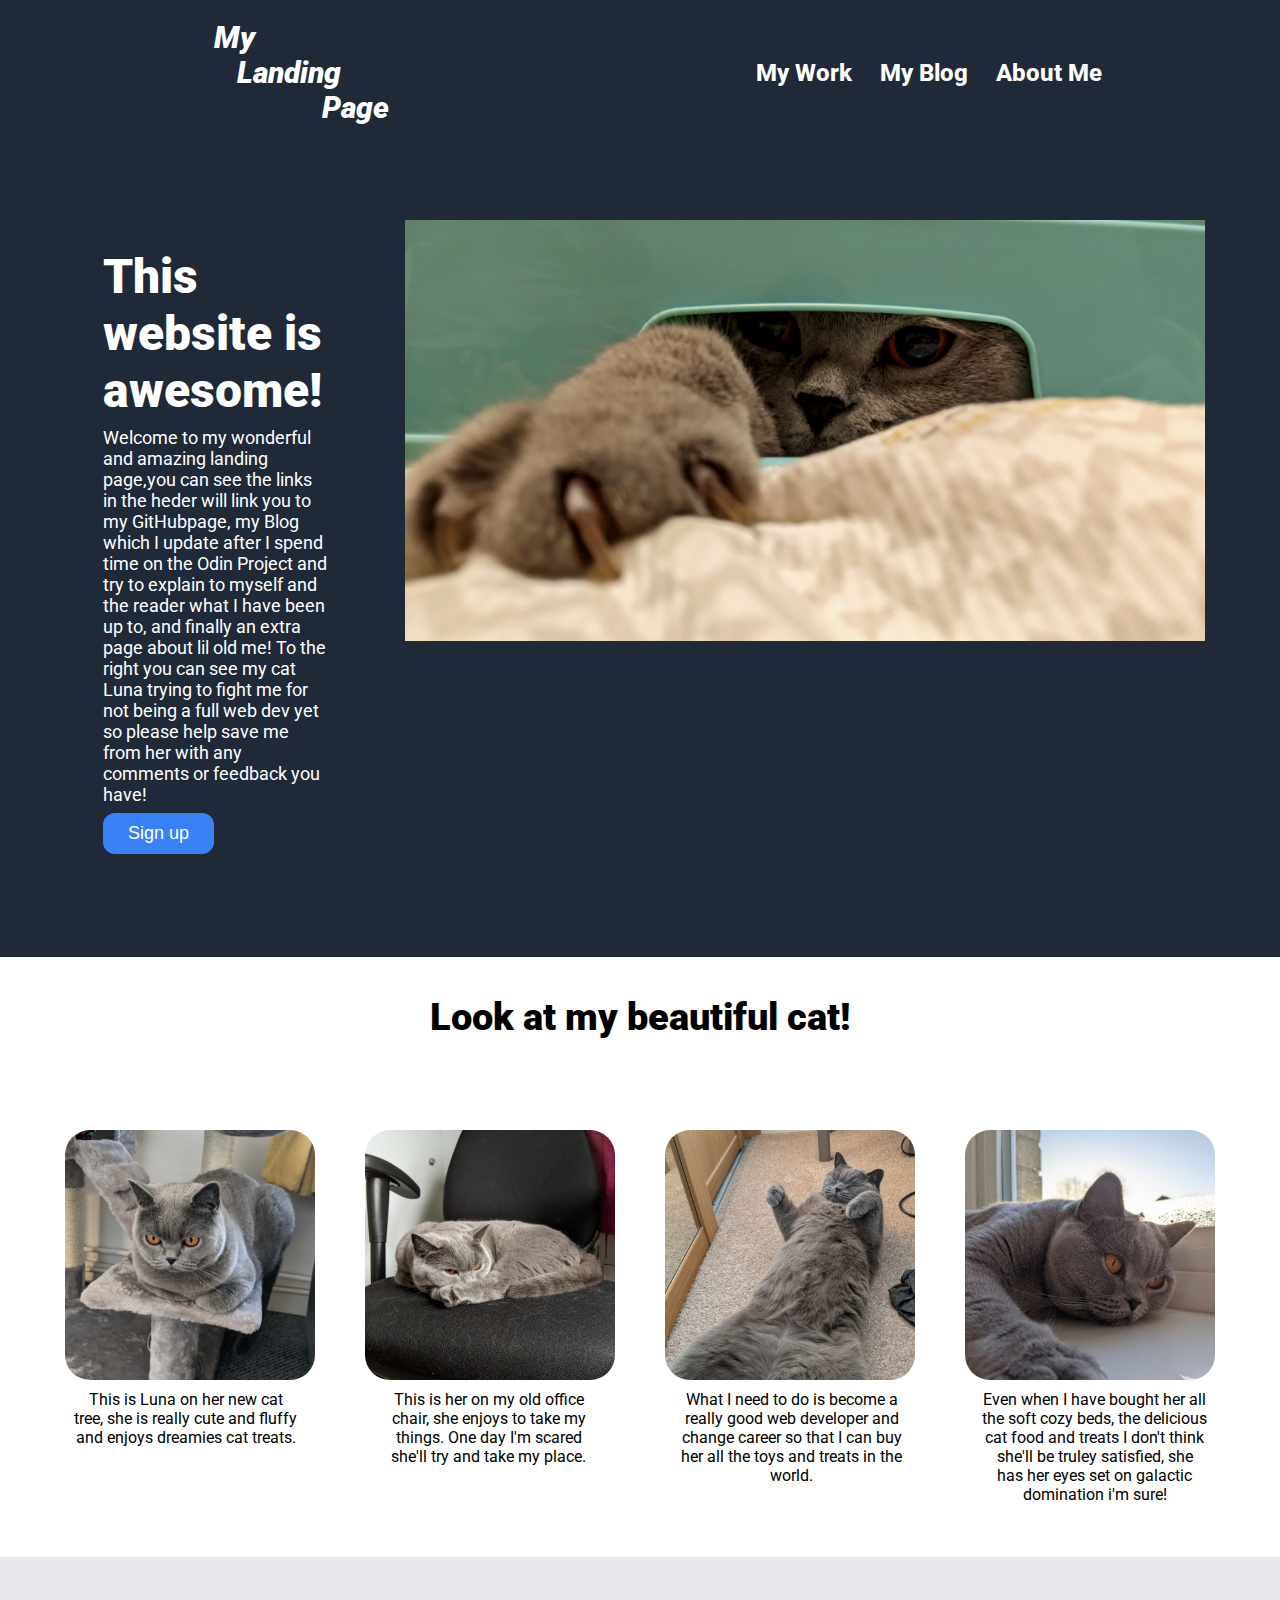
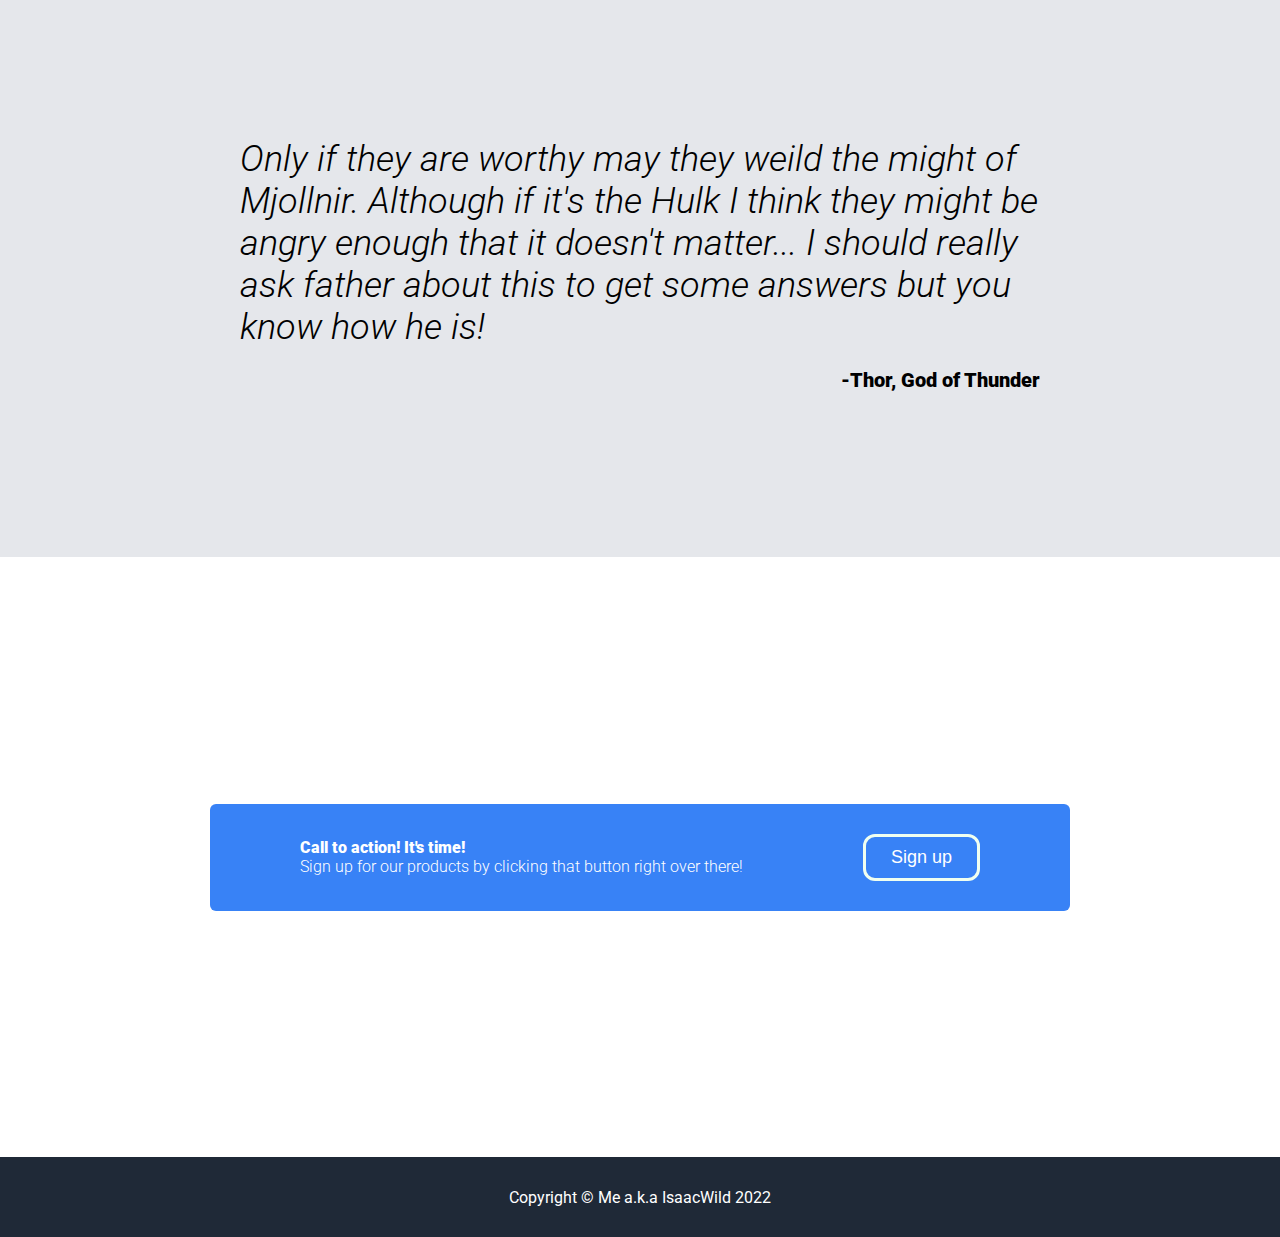
<file: index.html>
<!DOCTYPE html>
<html lang="en">
<head>
    <meta charset="UTF-8">
    <meta http-equiv="X-UA-Compatible" content="IE=edge">
    <meta name="viewport" content="width=device-width, initial-scale=1.0">
    <title>Landing Page</title>
    <link rel="preconnect" href="https://fonts.googleapis.com">
    <link rel="preconnect" href="https://fonts.gstatic.com" crossorigin>
    <link href="https://fonts.googleapis.com/css2?family=Roboto:ital,wght@0,400;0,900;1,100;1,300&display=swap" rel="stylesheet">
    <link rel="stylesheet" href="css/style.css">
</head>
<body>
    <div class="header">
        <div class="logo">
            <div class="logo1">My</div>
            <div class="logo2">Landing</div>
            <div class="logo3">Page</div>
        </div>
        <ul>
            <li><a href="https://github.com/IsaacWild" target="_blank" rel="noopener noreferrer">My Work</a></li>
            <li><a href="https://myodinjourney.blogspot.com/" target="_blank" rel="noopener noreferrer">My Blog</a></li>
            <li><a href="pages/aboutme.html">About Me</a></li>
        </ul>
    </div>
    <div class="sectionone">
        <div class="sign-up-container">
            <div class="topconmaintext">This website is awesome!</div>
            <div class="topconsubtext">Welcome to my wonderful and amazing landing page,you can see the links in the heder will link you to my GitHubpage, my Blog which I update after I spend time on the Odin Project and try to explain to myself and the reader what I have been up to, and finally an extra page about lil old me! To the right you can see my cat Luna trying to fight me for not being a full web dev yet so please help save me from her with any comments or feedback you have!</div>
            <div>
               <button>Sign up</button> 
            </div>
        </div>
        <div >
            <img class="image" src="jpg/lunabasket.jpg" rel="a picture of a cat reaching through a over turned washing basket handle showing claws">
        </div>        
    </div>
    <div class="sectiontwo">
        <p class="sectwotext">Look at my beautiful cat!</p>
        <div class="sectwocon">
            <div class="imgcon">
                <img class="boximage" src="jpg/lunacattree.jpg" alt="a picture of a british shot hair cat sat in a cat tree">
                <img class="boximage" src="jpg/lunachair.jpg" alt="a picture of a british shorthair curled up on my chair">
                <img class="boximage" src="jpg/lunafloor.jpg" alt="a picture of a british shorthair on their back exposing their fluffy belly">
                <img class="boximage" src="jpg/lunawindow.jpg" alt="a picture of a british shorthair on a windowsill back lit by a sunset">
            </div>
            <div class="textcon">
                <div class="imgtext">This is Luna on her new cat tree, she is really cute and fluffy and enjoys dreamies cat treats. </div>
                <div class="imgtext">This is her on my old office chair, she enjoys to take my things. One day I'm scared she'll try and take my place.</div>
                
                <div class="imgtext">What I need to do is become a really good web developer and change career so that I can buy her all the toys and treats in the world.</div>
                <div class="imgtext">Even when I have bought her all the soft cozy beds, the delicious cat food and treats I don't think she'll be truley satisfied, she has her eyes set on galactic domination i'm sure!</div>
            </div>
        </div>
    </div>
    <div class="sectionthree">
        <div class="secthreetext">
            <div class="quote">
                <p>Only if they are worthy may they weild the might of Mjollnir. Although if it's the Hulk I think they might be angry enough that it doesn't matter... I should really ask father about this to get some answers but you know how he is!</p>
            </div>
            <div class="name">
                <p>-Thor, God of Thunder</p>
            </div>
        </div>
    </div>
    <div class="sectionfour">
        <div class="secfourcon">
            <div class="secfourlabel">
                <div class="secfourtext">Call to action! It's time!</div>
                <div class="secfoursubtext">Sign up for our products by clicking that button right over there!</div>
            </div>
            <button class="secfourbutton">Sign up</button>
        </div>
    </div>
    <div class="footer">
        Copyright © Me a.k.a IsaacWild 2022
    </div>
</body>
</html>
</file>
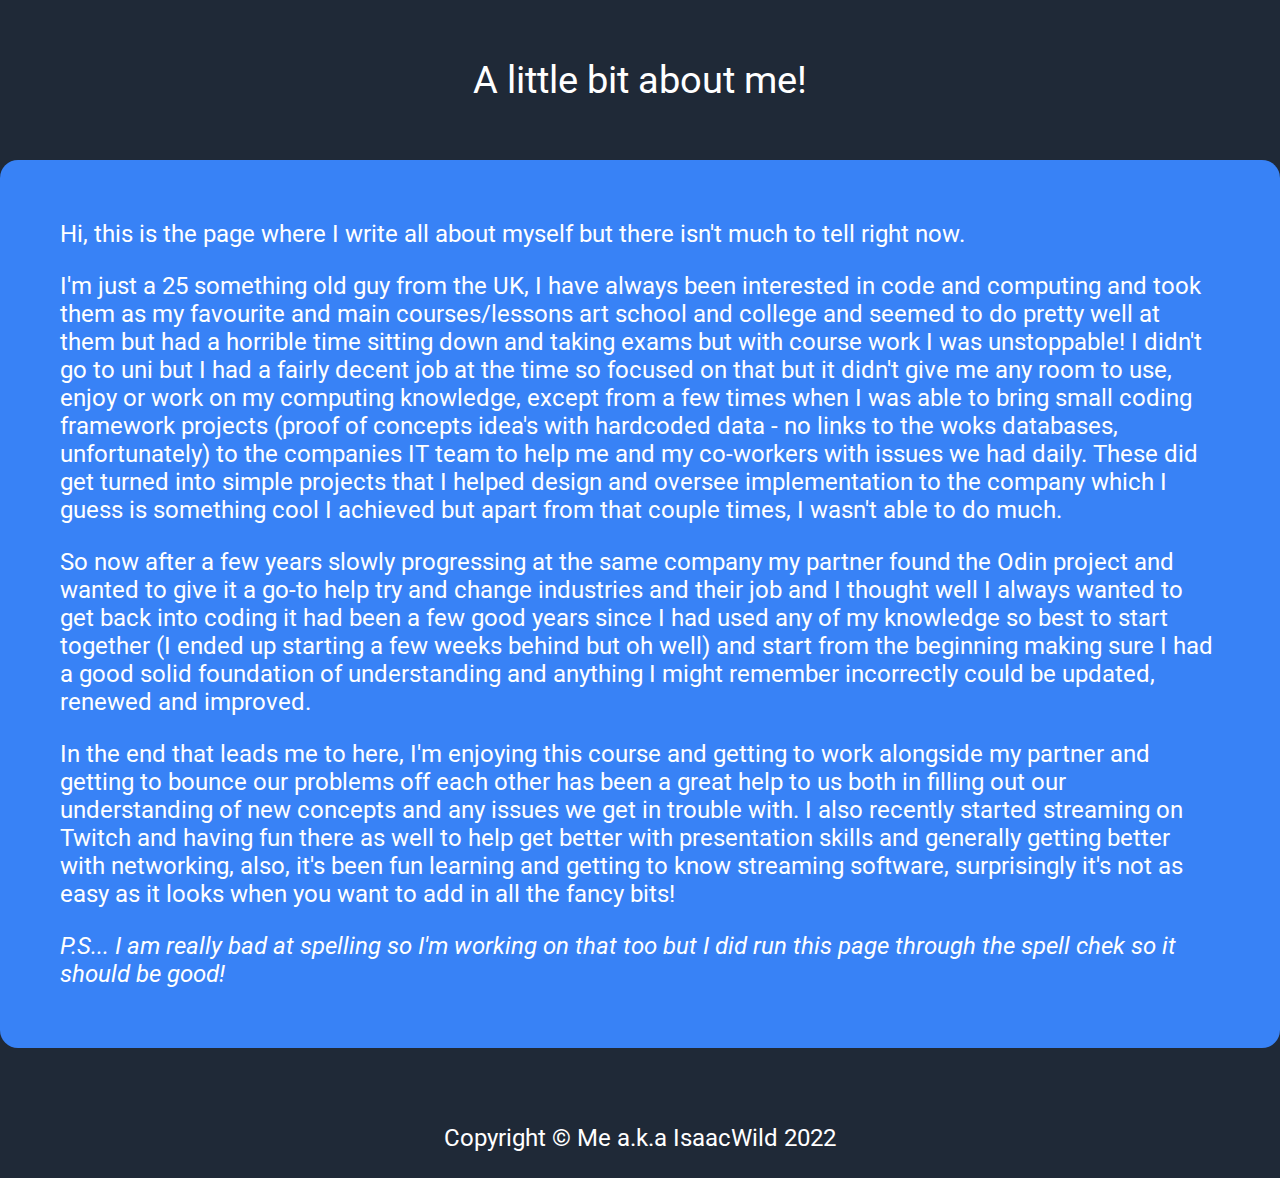
<file: pages/aboutme.html>
<!DOCTYPE html>
<html lang="en">
<head>
    <meta charset="UTF-8">
    <meta http-equiv="X-UA-Compatible" content="IE=edge">
    <meta name="viewport" content="width=device-width, initial-scale=1.0">
    <title>About Me</title>
    <link rel="preconnect" href="https://fonts.googleapis.com">
    <link rel="preconnect" href="https://fonts.gstatic.com" crossorigin>
    <link href="https://fonts.googleapis.com/css2?family=Roboto:ital,wght@0,400;0,900;1,100;1,300&display=swap" rel="stylesheet">
    <link rel="stylesheet" href="/CSS/style.css">
</head>
<body class="aboutmepage">
    <div class="aboutmetitle">
        <p>A little bit about me!</p>
    </div>
    <div class="aboutme">
        <div class="paragraphscon">
            <p class="paragraph">
                Hi, this is the page where I write all about myself but there isn't much to tell right now.
            </p>
                I'm just a 25 something old guy from the UK, I have always been interested in code and computing and took them as my favourite and main courses/lessons art school and college and seemed to do pretty well at them but had a horrible time sitting down and taking exams but with course work I was unstoppable! I didn't go to uni but I had a fairly decent job at the time so focused on that but it didn't give me any room to use, enjoy or work on my computing knowledge, except from a few times when I was able to bring small coding framework projects (proof of concepts idea's with hardcoded data - no links to the woks databases, unfortunately) to the companies IT team to help me and my co-workers with issues we had daily. These did get turned into simple projects that I helped design and oversee implementation to the company which I guess is something cool I achieved but apart from that couple times, I wasn't able to do much.
            </p>
            <p>
                So now after a few years slowly progressing at the same company my partner found the Odin project and wanted to give it a go-to help try and change industries and their job and I thought well I always wanted to get back into coding it had been a few good years since I had used any of my knowledge so best to start together (I ended up starting a few weeks behind but oh well) and start from the beginning making sure I had a good solid foundation of understanding and anything I might remember incorrectly could be updated, renewed and improved. 
            </p>
            <p>
                In the end that leads me to here, I'm enjoying this course and getting to work alongside my partner and getting to bounce our problems off each other has been a great help to us both in filling out our understanding of new concepts and any issues we get in trouble with. I also recently started streaming on Twitch and having fun there as well to help get better with presentation skills and generally getting better with networking, also, it's been fun learning and getting to know streaming software, surprisingly it's not as easy as it looks when you want to add in all the fancy bits!
            </p>
            <p class="ps">
                P.S... I am really bad at spelling so I'm working on that too but I did run this page through the spell chek so it should be good!
            </p>
        </div>
    </div>
    <div class="footer">
        Copyright © Me a.k.a IsaacWild 2022
    </div>
</body>
</html>
</file>
<file: css/style.css>
body{
    background-color: #1F2937;
    font-family: 'Roboto', sans-serif;
}

html, body{
    margin: 0;
    padding: 0;
}

.header{
    display: flex;
    align-items: center;
    justify-content: space-around;
    color: white;
}

.logo{
    display: flex;
    flex-direction: column;
    width: 200px;
    font-size: 30px;
    font-weight: 1000;
    font-style: italic;
    padding: 20px;
    flex: 0 1 auto;
}

.logo1{
    align-self: flex-start;
    padding-left: 1.5ch;
}
.logo2{
    align-self: center;
}
.logo3{
    align-self: flex-end;
}

a{
    text-decoration: none;
    color: white;
}

ul{
    display: flex;
    gap: 8px;
    padding: 0;
    justify-content: flex-end;
    list-style: none;
    font-size: 24px;
    font-weight: 800;
    flex: 0 1 auto;
}

li{
    padding: 10px;
}

.sectionone{
    color: white;
    display: flex;
    justify-content: center;
    column-gap: 48px;
    padding: 75px;
    min-height: 600px;
}

.sign-up-container{
    display: flex;
    flex-direction: column;
    justify-content: center;
    padding: 28px;
    max-width: 600px;
    flex: 0 1 auto;
    gap: 8px;
}

.topconmaintext{
    display: flex;
    font-size: 48px;
    font-weight: 1000;
    max-width: 500px;
    flex: 0 1 auto;
}

.topconsubtext{
    font-size: 18px;
}

.image{
    max-width: 800px;
    min-width: 200px;
}

button{
    background-color: #3882f6;
    border: none;
    color: white;
    padding: 10px 25px;
    font-size: 18px;
    border-radius: 12px;
}

.sectiontwo{
    display: flex;
    background-color: white;
    flex-direction: column;
    min-height: 600px;
    justify-content: center;
    align-items: center;
    border-color: white;
}

.sectwotext{
    font-weight: 1000;
    font-size: 38px;
}

.sectwocon{
    display: flex;
    flex-direction: column;
    flex: auto;
    align-items: center;
    justify-content: center;
}

.boximage{
    max-width: 250px;
    max-height: 250px;
    border-radius: 25px; 
}

.textcon{
    display: flex;
    gap: 78px;
    margin-top: 10px;
}

.imgcon{
    display: flex;
    align-items: center;
    gap: 50px;
    justify-content: flex-start;
}

.imgtext{
    display: flex;
    max-width: 225px;
    text-align: center;
}

.sectionthree{
    background-color: #E5E7EB;
    display: flex;
    justify-content: center;
    min-height: 600px;
}

.secthreetext{
    display: flex;
    flex-direction: column;
    justify-content: center;
    align-items: center;
    align-content: center;
    max-width: 800px;
    align-items: flex-end;
}

.quote{
    display: flex;
    font-size: 36px;
    font-style: italic;
    font-weight: 300;
    font-family: 'Roboto', sans-serif;
    max-width: 800px;
    margin-bottom: -36px;
}

.name{
    font-weight: 1000;
    font-size: 20px;
}

.sectionfour{
    background-color: white;
    display: flex;
    justify-content: center;
    align-items: center;
    min-height: 600px;
}

.secfourcon{
    display: flex;
    flex: 0 1 auto;
    padding: 30px;
    background-color: #3882f6;
    color: white;
    margin: 80px;
    border-radius: 6px; 
    min-width: 800px;
    max-height: 150px;
    justify-content: space-around;
    align-items: center;
}

.secfourlabel{
    display: flex;
    flex-direction: column;
}

.secfourbutton{
    border:honeydew solid;
}

.secfourtext{
    font-weight: 1000;

}

.secfoursubtext{
    font-weight: 300;
}

.footer{
    background: #1F2937;
    min-height: 80px;
    color: white;
    display: flex;
    align-items: center;
    justify-content: center;
}

.aboutmepage{
    display: flex;
    flex-direction: column;
    color: white;
    font-size: 24px;
    align-items: center;
    justify-content: space-around;
}

.aboutme{
    background-color: #3882f6;
    border-radius: 18px;
    max-width: 1500px;
    margin-bottom: 50px;
}

.aboutmetitle{
    color: white;
    margin: 20px;
    font-size: 38px;
}

.paragraphscon{
    margin: 60px;
}

.ps{
    font-style: italic;
}

/* Total time 5 hours! */
</file>
<file: CSS/style.css>
body{
    background-color: #1F2937;
    font-family: 'Roboto', sans-serif;
}

html, body{
    margin: 0;
    padding: 0;
}

.header{
    display: flex;
    align-items: center;
    justify-content: space-around;
    color: white;
}

.logo{
    display: flex;
    flex-direction: column;
    width: 200px;
    font-size: 30px;
    font-weight: 1000;
    font-style: italic;
    padding: 20px;
    flex: 0 1 auto;
}

.logo1{
    align-self: flex-start;
    padding-left: 1.5ch;
}
.logo2{
    align-self: center;
}
.logo3{
    align-self: flex-end;
}

a{
    text-decoration: none;
    color: white;
}

ul{
    display: flex;
    gap: 8px;
    padding: 0;
    justify-content: flex-end;
    list-style: none;
    font-size: 24px;
    font-weight: 800;
    flex: 0 1 auto;
}

li{
    padding: 10px;
}

.sectionone{
    color: white;
    display: flex;
    justify-content: center;
    column-gap: 48px;
    padding: 75px;
    min-height: 600px;
}

.sign-up-container{
    display: flex;
    flex-direction: column;
    justify-content: center;
    padding: 28px;
    max-width: 600px;
    flex: 0 1 auto;
    gap: 8px;
}

.topconmaintext{
    display: flex;
    font-size: 48px;
    font-weight: 1000;
    max-width: 500px;
    flex: 0 1 auto;
}

.topconsubtext{
    font-size: 18px;
}

.image{
    max-width: 800px;
    min-width: 200px;
}

button{
    background-color: #3882f6;
    border: none;
    color: white;
    padding: 10px 25px;
    font-size: 18px;
    border-radius: 12px;
}

.sectiontwo{
    display: flex;
    background-color: white;
    flex-direction: column;
    min-height: 600px;
    justify-content: center;
    align-items: center;
    border-color: white;
}

.sectwotext{
    font-weight: 1000;
    font-size: 38px;
}

.sectwocon{
    display: flex;
    flex-direction: column;
    flex: auto;
    align-items: center;
    justify-content: center;
}

.boximage{
    max-width: 250px;
    max-height: 250px;
    border-radius: 25px; 
}

.textcon{
    display: flex;
    gap: 78px;
    margin-top: 10px;
}

.imgcon{
    display: flex;
    align-items: center;
    gap: 50px;
    justify-content: flex-start;
}

.imgtext{
    display: flex;
    max-width: 225px;
    text-align: center;
}

.sectionthree{
    background-color: #E5E7EB;
    display: flex;
    justify-content: center;
    min-height: 600px;
}

.secthreetext{
    display: flex;
    flex-direction: column;
    justify-content: center;
    align-items: center;
    align-content: center;
    max-width: 800px;
    align-items: flex-end;
}

.quote{
    display: flex;
    font-size: 36px;
    font-style: italic;
    font-weight: 300;
    font-family: 'Roboto', sans-serif;
    max-width: 800px;
    margin-bottom: -36px;
}

.name{
    font-weight: 1000;
    font-size: 20px;
}

.sectionfour{
    background-color: white;
    display: flex;
    justify-content: center;
    align-items: center;
    min-height: 600px;
}

.secfourcon{
    display: flex;
    flex: 0 1 auto;
    padding: 30px;
    background-color: #3882f6;
    color: white;
    margin: 80px;
    border-radius: 6px; 
    min-width: 800px;
    max-height: 150px;
    justify-content: space-around;
    align-items: center;
}

.secfourlabel{
    display: flex;
    flex-direction: column;
}

.secfourbutton{
    border:honeydew solid;
}

.secfourtext{
    font-weight: 1000;

}

.secfoursubtext{
    font-weight: 300;
}

.footer{
    background: #1F2937;
    min-height: 80px;
    color: white;
    display: flex;
    align-items: center;
    justify-content: center;
}

.aboutmepage{
    display: flex;
    flex-direction: column;
    color: white;
    font-size: 24px;
    align-items: center;
    justify-content: space-around;
}

.aboutme{
    background-color: #3882f6;
    border-radius: 18px;
    max-width: 1500px;
    margin-bottom: 50px;
}

.aboutmetitle{
    color: white;
    margin: 20px;
    font-size: 38px;
}

.paragraphscon{
    margin: 60px;
}

.ps{
    font-style: italic;
}

/* Total time 5 hours! */
</file>
